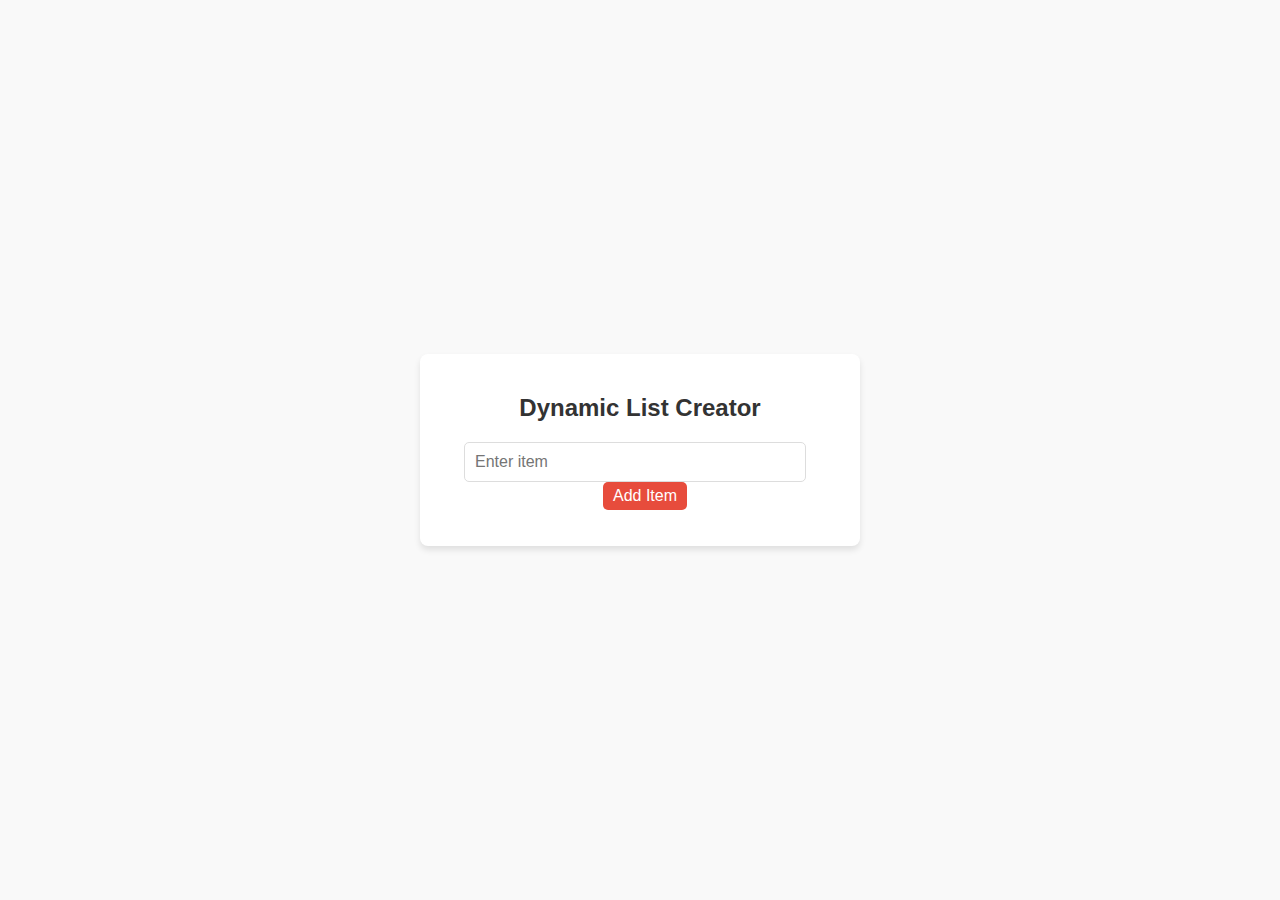
<file: my github/A.Dynamic(18-03-2025)/index.html>
<!DOCTYPE html>
<html lang="en">
<head>
  <meta charset="UTF-8">
  <meta name="viewport" content="width=device-width, initial-scale=1.0">
  <title>Dynamic List Creator</title>
  <link rel="stylesheet" href="styles.css">
</head>
<body>
  <div class="container">
    <h2>Dynamic List Creator</h2>
    <input type="text" id="itemInput" placeholder="Enter item" />
    <button id="addItem">Add Item</button>
    <ul id="itemList"></ul>
  </div>

  <script src="script.js"></script>
</body>
</html>
</file>
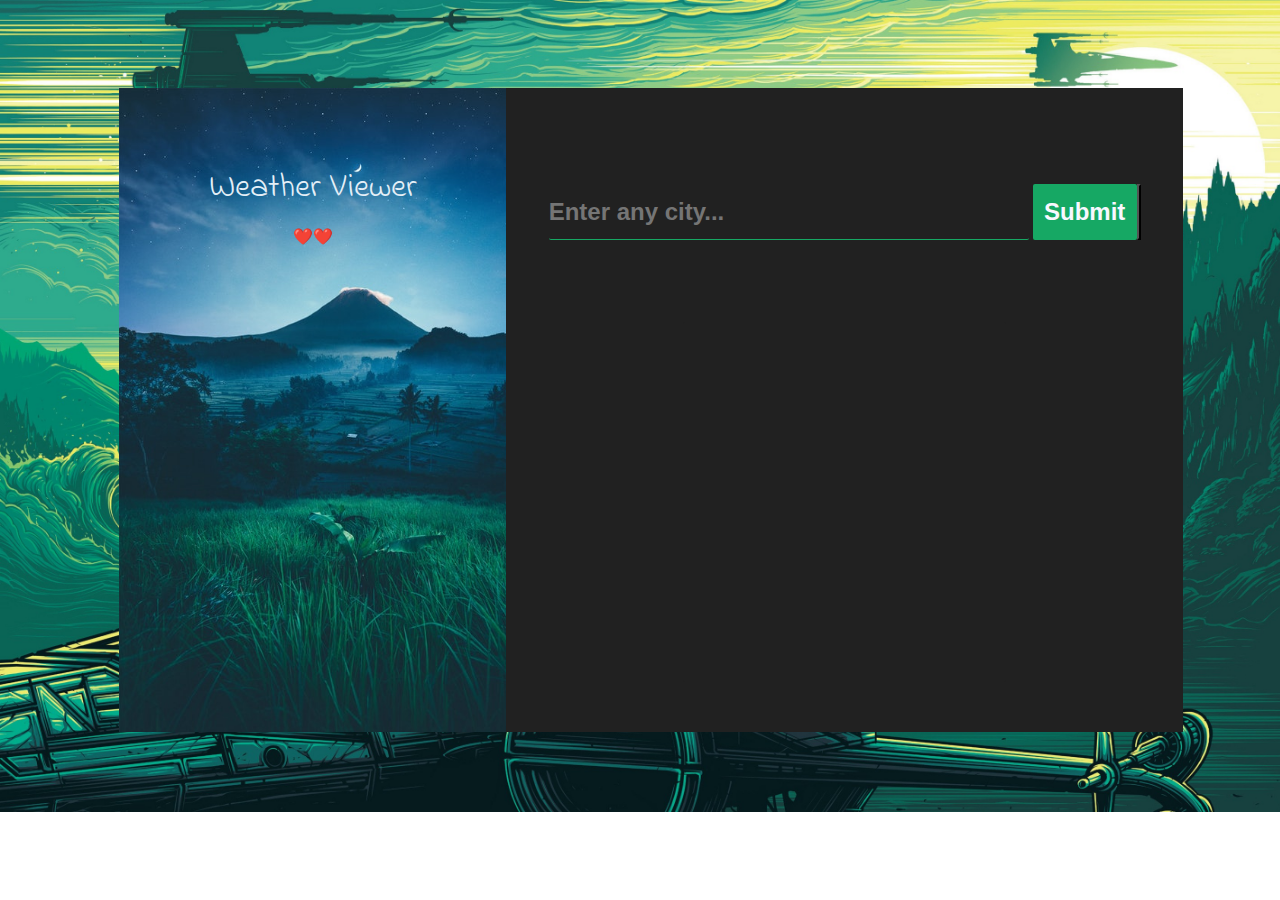
<file: my github/A.weather app(25-02-2025)/index.html>
<!DOCTYPE html>
<html lang="en">
<head>
    <meta charset="UTF-8">
    <meta name="viewport" content="width=device-width, initial-scale=1.0">
    <title>Weather app</title>
    <link href="https://fonts.googleapis.com/css2?family=Indie+Flower&display=swap" rel="stylesheet">
    <link rel="stylesheet" href="./style.css">
    <link rel="stylesheet" href="https://stackpath.bootstrapcdn.com/bootstrap/4.5.2/css/bootstrap.min.css" integrity="sha384-JcKb8q3iqJ61gNV9KGb8thSsNjpSL0n8PARn9HuZOnIxN0hoP+VmmDGMN5t9UJ0Z" crossorigin="anonymous">
</head>
<body>
    
    <div class="container-fluid">
        <div class="row offset-sm-1">
            <!-- Header part -->
            <section class="header col-md-4 col-sm-10 ">
                <h1> Weather Viewer</h1>
                <p>❤<a href="https://" target="_blank">❤</a></p>
            </section>

            <section class="main col-md-7 col-sm-10  ">
            <!-- input section -->
            <section class="inputs">
                <input type="text" placeholder="Enter any city..." id="cityinput">
                <input type="submit" value="Submit" id="add">
            <button placeholder="submit" id="add"></button>
            </section>

            <!-- Display section -->
            <section class="display">
                <div class="wrapper">
                    <h2 id="cityoutput"></h2>
                    <p id="description"></p>
                    <p id="temp"></p>
                    <p id="wind"></p>

                </div>
            </section>
            </section>
        </div>
    </div>


    <script type="text/javascript" src="./main.js"></script>
</body>
</html>
</file>
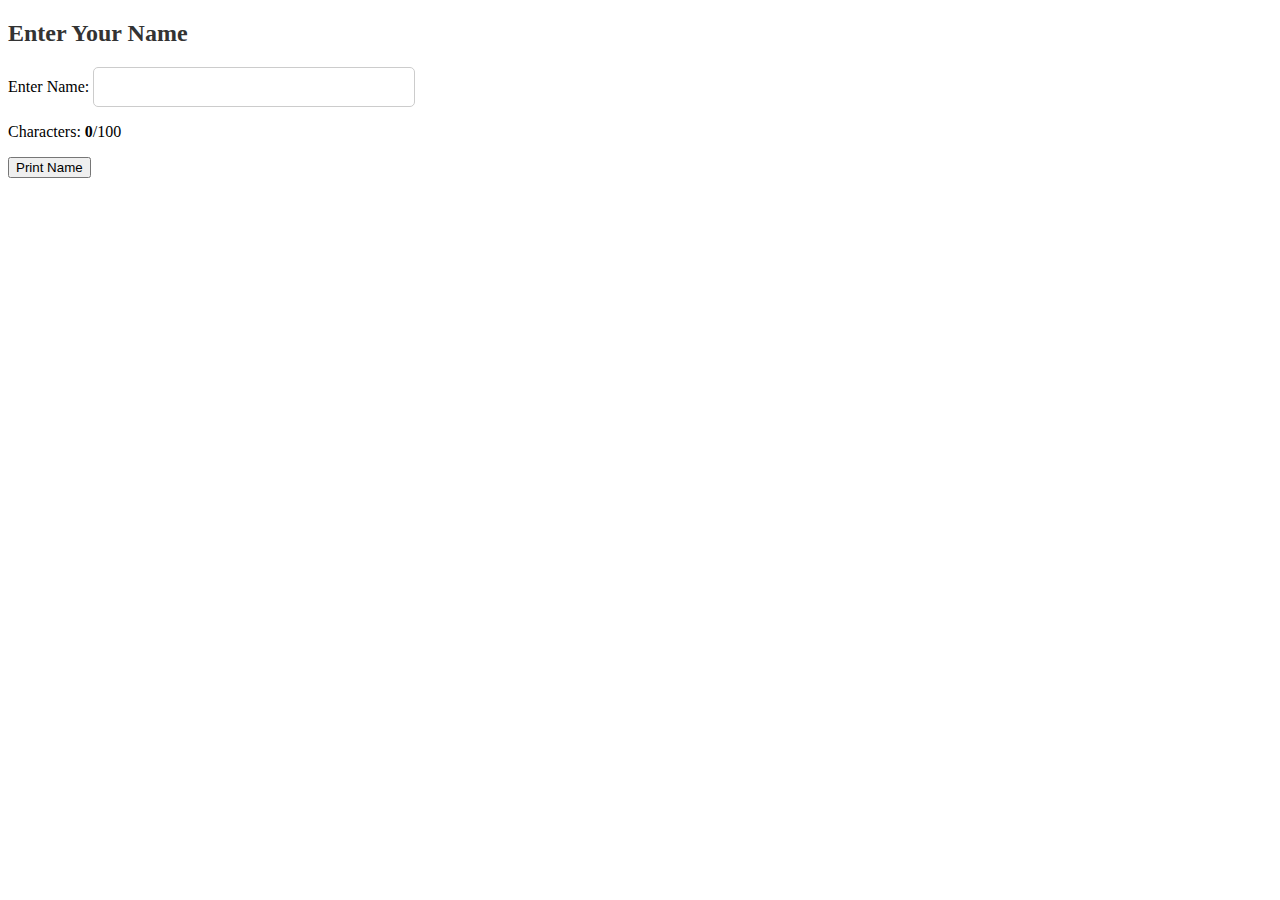
<file: my github/B.Character(18-03-2025)/index.html>
<!DOCTYPE html>
<html lang="en">
<head>
  <meta charset="UTF-8">
  <meta name="viewport" content="width=device-width, initial-scale=1.0">
  <title>Live Character Counter</title>
  <link rel="stylesheet" href="styles.css">
</head>
<body>
  <h2>Enter Your Name</h2>
  <form name="form1">
    Enter Name: <input type="text" name="name" id="name"/>
    <p>Characters: <span id="charCount">0</span>/100</p>
    <input type="button" onclick="printvalue()" value="Print Name"/>
  </form>
  <script src="script.js"></script>
</body>
</html>
</file>
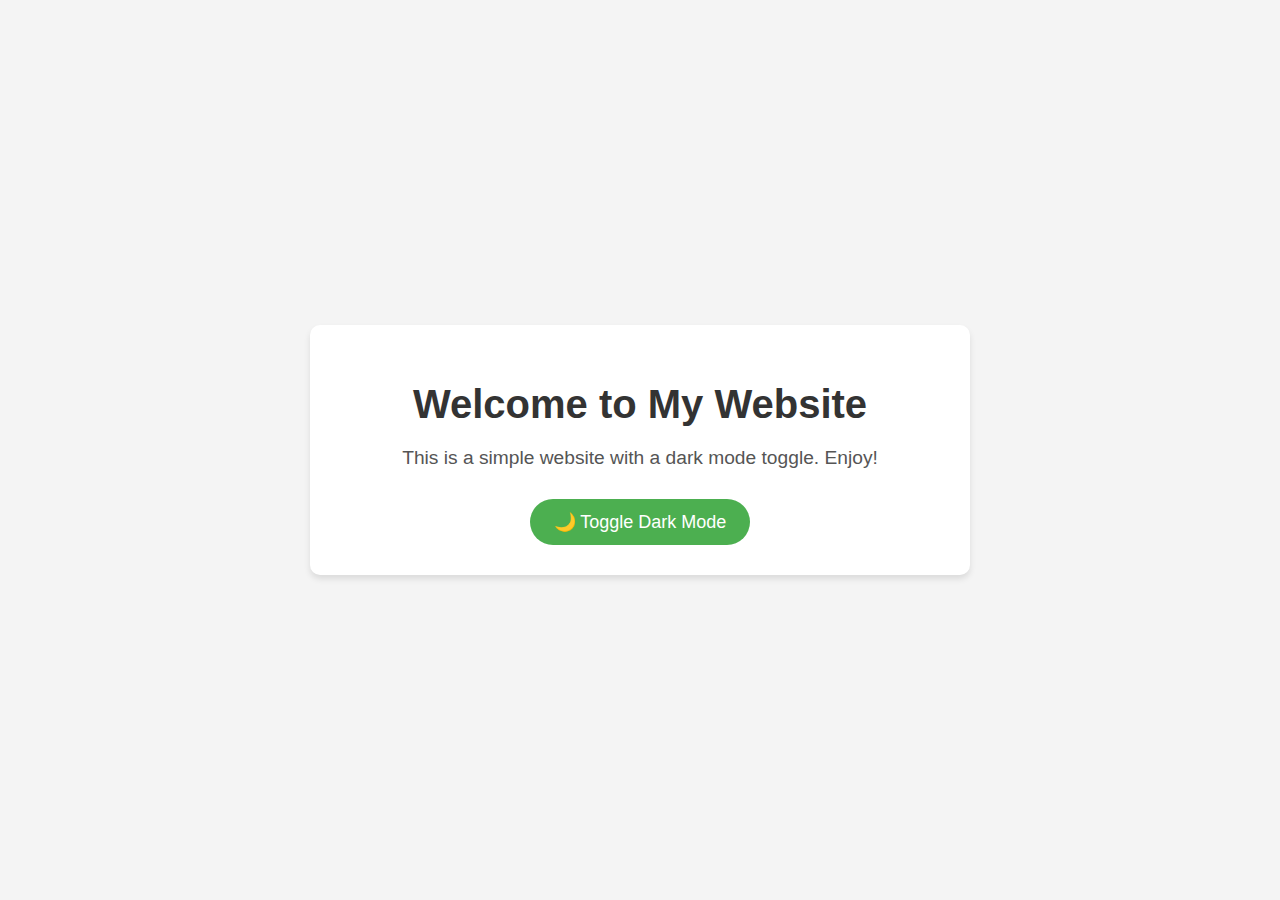
<file: my github/C.Dark(18-03-2025)/index.html>
<!DOCTYPE html>
<html lang="en">
<head>
  <meta charset="UTF-8">
  <meta name="viewport" content="width=device-width, initial-scale=1.0">
  <title>Dark Mode Toggle</title>
  <link rel="stylesheet" href="styles.css">
</head>
<body>
  <div class="container">
    <h1>Welcome to My Website</h1>
    <p>This is a simple website with a dark mode toggle. Enjoy!</p>
    <button id="darkModeToggle">🌙 Toggle Dark Mode</button>
  </div>

  <script src="script.js"></script>
</body>
</html>
</file>
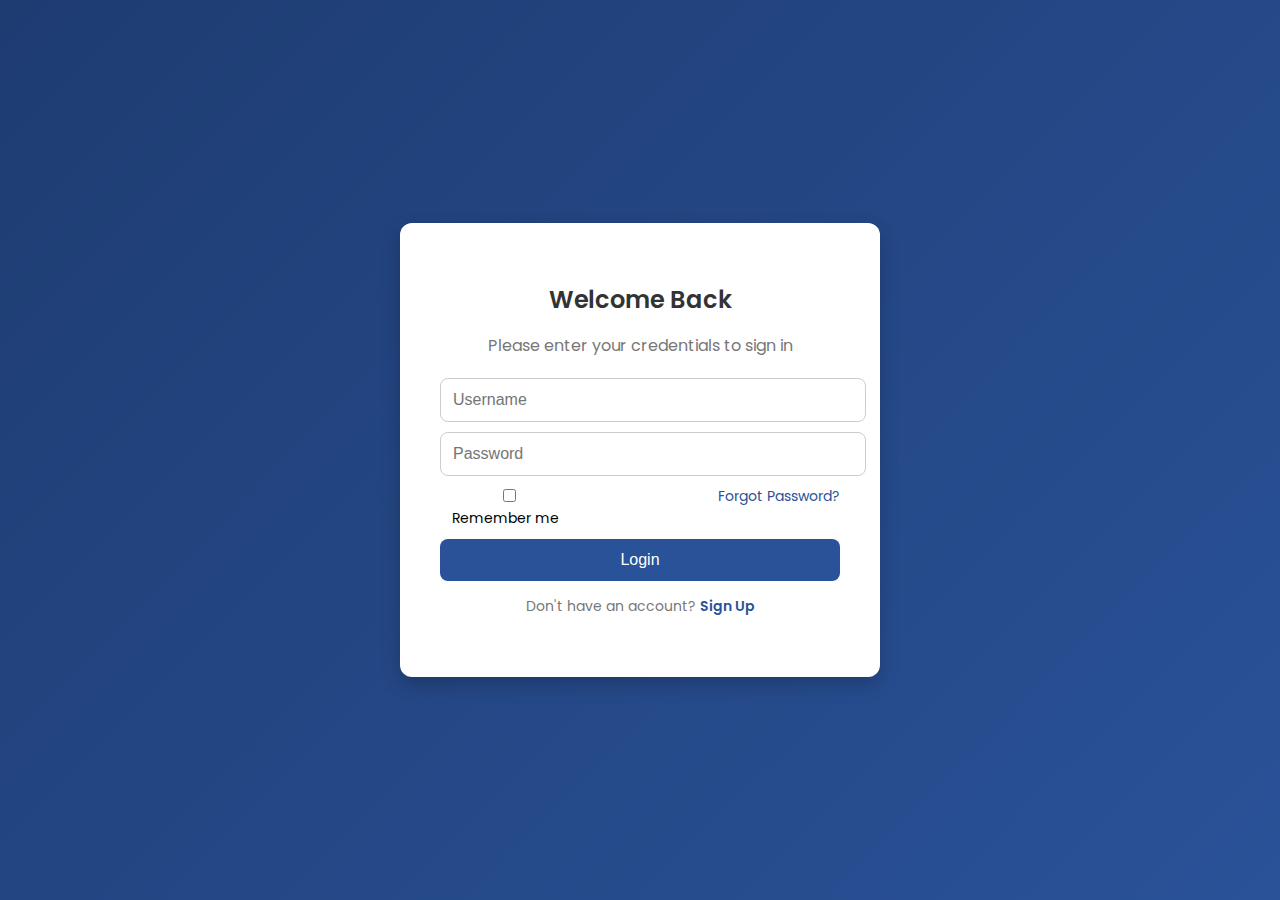
<file: my github/login page(11-02-2025)/index.html>
<!DOCTYPE html>
<html lang="en">
<head>
    <meta charset="UTF-8">
    <meta name="viewport" content="width=device-width, initial-scale=1.0">
    <title>Login Page</title>
    <link rel="stylesheet" href="styles.css">
    <link href="https://fonts.googleapis.com/css2?family=Poppins:wght@300;400;600&display=swap" rel="stylesheet">
</head>
<body>
    <div class="login-container">
        <div class="login-box">
            <h2>Welcome Back</h2>
            <p>Please enter your credentials to sign in</p>
            <form id="loginForm">
                <div class="input-group">
                    <input type="text" name="username" id="username" placeholder="Username" required>
                </div>
                <div class="input-group">
                    <input type="password" name="password" id="password" placeholder="Password" required>
                </div>
                <div class="remember-forgot">
                    <label><input type="checkbox"> Remember me</label>
                    <a href="#">Forgot Password?</a>
                </div>
                <button type="submit">Login</button>
                <p class="register-link">Don't have an account? <a href="#">Sign Up</a></p>
            </form>
        </div>
    </div>
    <script src="script.js"></script>
</body>
</html>
</file>
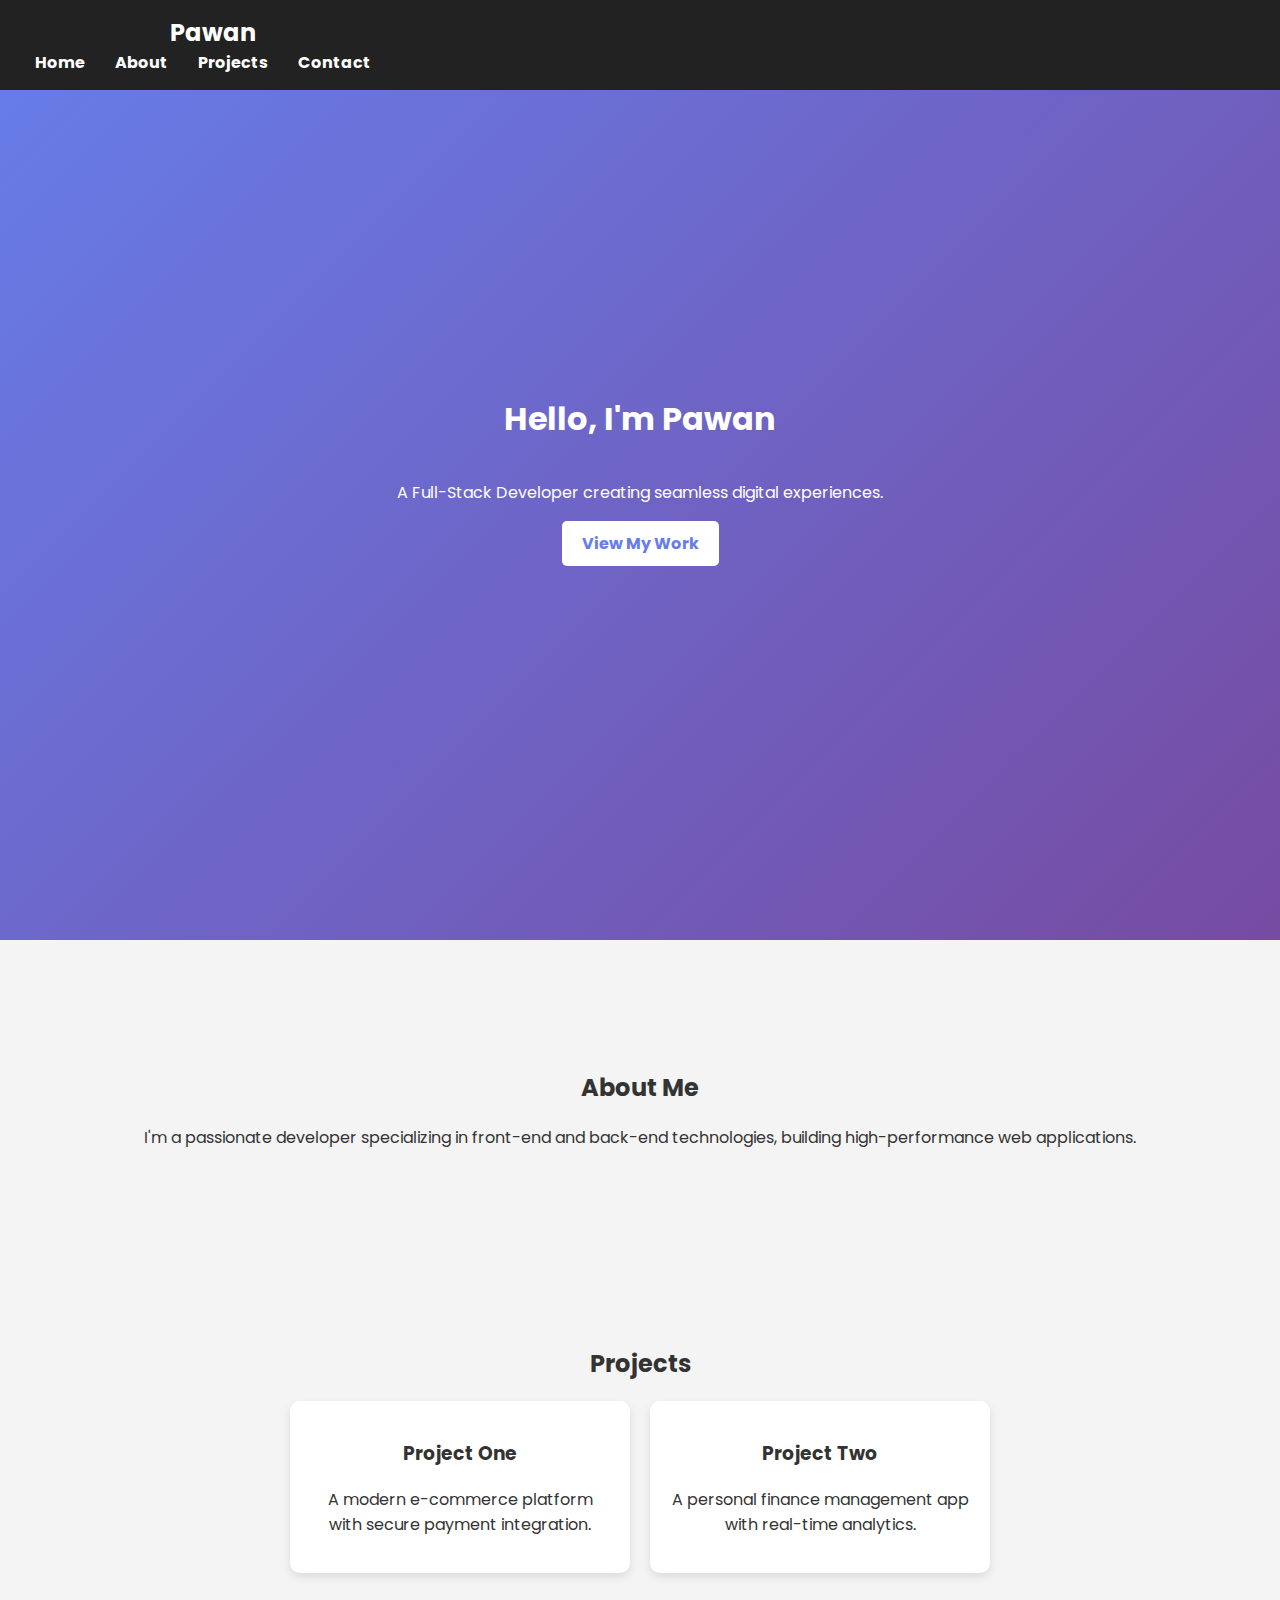
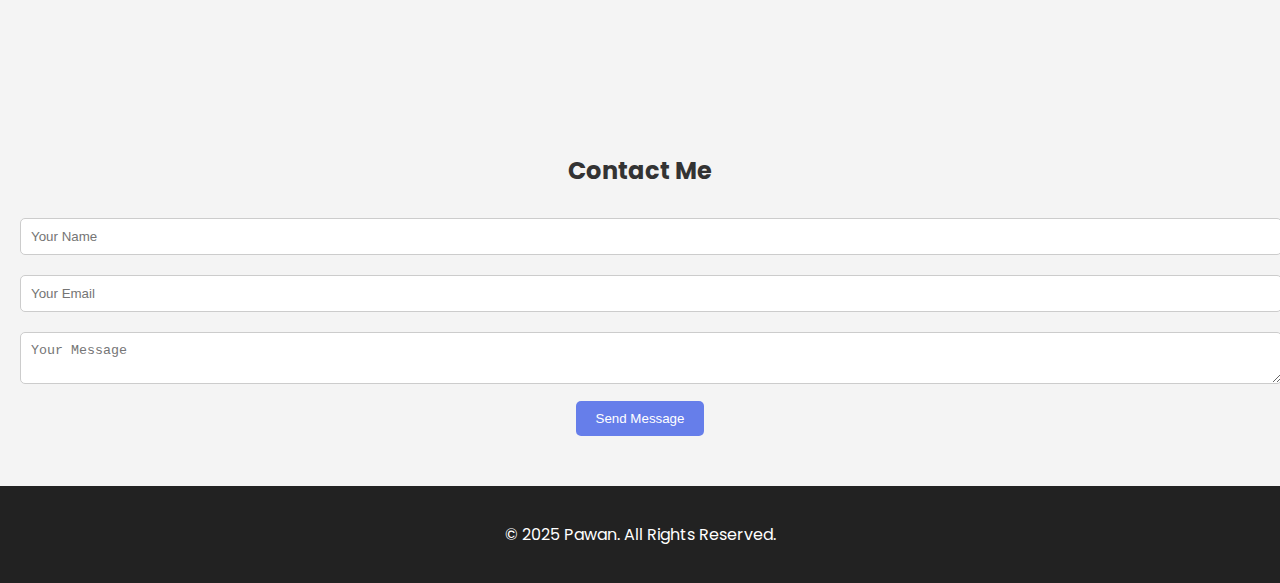
<file: my github/Portfolio Website(19-02-2025)/index.html>
<!DOCTYPE html>
<html lang="en">
<head>
    <meta charset="UTF-8">
    <meta name="viewport" content="width=device-width, initial-scale=1.0">
    <title>Professional Portfolio</title>
    <link rel="stylesheet" href="styles.css">
    <script defer src="script.js"></script>
    <link href="https://fonts.googleapis.com/css2?family=Poppins:wght@300;400;600&display=swap" rel="stylesheet">
</head>
<body>
    <header>
        <nav>
            <div class="logo">Pawan</div>
            <ul class="nav-links">
                <li><a href="#home">Home</a></li>
                <li><a href="#about">About</a></li>
                <li><a href="#projects">Projects</a></li>
                <li><a href="#contact">Contact</a></li>
            </ul>
        </nav>
    </header>
    
    <section id="home" class="hero">
        <h1>Hello, I'm Pawan</h1>
        <p>A Full-Stack Developer creating seamless digital experiences.</p>
        <a href="#projects" class="btn">View My Work</a>
    </section>
    
    <section id="about" class="about">
        <h2>About Me</h2>
        <p>I'm a passionate developer specializing in front-end and back-end technologies, building high-performance web applications.</p>
    </section>
    
    <section id="projects" class="projects">
        <h2>Projects</h2>
        <div class="project-container">
            <div class="project-card">
                <h3>Project One</h3>
                <p>A modern e-commerce platform with secure payment integration.</p>
            </div>
            <div class="project-card">
                <h3>Project Two</h3>
                <p>A personal finance management app with real-time analytics.</p>
            </div>
        </div>
    </section>
    
    <section id="contact" class="contact">
        <h2>Contact Me</h2>
        <form>
            <input type="text" placeholder="Your Name" required>
            <input type="email" placeholder="Your Email" required>
            <textarea placeholder="Your Message" required></textarea>
            <button type="submit">Send Message</button>
        </form>
    </section>
    
    <footer>
        <p>&copy; 2025 Pawan. All Rights Reserved.</p>
    </footer>
</body>
</html>
</file>
<file: my github/A.Dynamic(18-03-2025)/styles.css>
body {
  font-family: Arial, sans-serif;
  background-color: #f9f9f9;
  margin: 0;
  padding: 0;
  display: flex;
  justify-content: center;
  align-items: center;
  min-height: 100vh;
}

.container {
  background-color: white;
  padding: 20px;
  box-shadow: 0px 4px 6px rgba(0, 0, 0, 0.1);
  border-radius: 8px;
  width: 100%;
  max-width: 400px;
  text-align: center;
}

h2 {
  font-size: 24px;
  color: #333;
  margin-bottom: 20px;
}

input[type="text"] {
  width: 80%;
  padding: 10px;
  margin-right: 10px;
  font-size: 16px;
  border-radius: 5px;
  border: 1px solid #ddd;
}

button {
  padding: 10px 20px;
  font-size: 16px;
  cursor: pointer;
  background-color: #4CAF50;
  color: white;
  border: none;
  border-radius: 5px;
}

ul {
  list-style-type: none;
  padding: 0;
}

li {
  margin: 10px 0;
  font-size: 18px;
  color: #333;
}

button {
  margin-left: 10px;
  padding: 5px 10px;
  background-color: #e74c3c;
  border: none;
  color: white;
  cursor: pointer;
}

button:hover {
  background-color: #c0392b;
}
</file>
<file: my github/A.weather app(25-02-2025)/style.css>
* {
    margin: 0;
    padding: 0;
    box-sizing: border-box;
}

/* --------------------background */
.container-fluid{
    /* margin: 0%; */
    background-image: url(./img/bg7.jpg);
    background-size: cover;
    /* margin-bottom: 0px; */
    height:auto;
/* max-height:200vh; */
}

.row{
    padding-top: 5.5rem;
    padding-bottom: 5rem;
    
}
/* -----------------------------header */
.header {
    background-image: url(./img/header.jpg);
    background-size: cover;
    background-position: relative;
    color: rgb(12, 11, 6);
    text-align: center;
    padding: 5rem;
}

.header h1 {
    font-weight: 500;
    font-size: 34px;
    font-family: 'Indie Flower', cursive;
    color: #e4eff7;
}
.header p {
    margin-top: 1rem;
    font-weight: 600;
    font-size: 1.5 rem;
    color: #e4eff7;
}

a:hover, a:visited, a:link, a:active{
    text-decoration: none;
    color: #d0e5f5;
}
.main {
    /* background-image: linear-gradient(#424242, #757575); */
    background-color: #212121;
    
    
}

/* --------------------------------input section */
.inputs {
    padding: 6rem 0 2rem 0;
    text-align: center;
    display: flex;
    justify-content: center;

}

.inputs input[type="text"] {
    height: 3.5rem;
    width: 30rem;
    background: #212121;
    font-weight: bold;
    font-size: 1.5rem;
    border: none;
    background-color: transparent;
    border-bottom: solid 1px #16a864;
    color: #16a864;
    border-radius: 2px;
    margin-right:4px ;
    
}
.inputs input[type="submit"] {
    height: 3.5rem;
    width: 6.5rem;
    background: #16a864;
    font-weight: bold;
    color: ghostwhite;
    font-size: 1.5rem;
    border: none;
    border-radius: 2px;
}

/* -------------------------------display */
.display {
    text-align: center;
    color: #16a864;
}
.wrapper {
    margin: 0 9rem;
    width: 50%;
    background-color: #212121;
    height: 40vh;
    margin: 50px auto;
    border-radius: 2px;
}

.wrapper h2{
    padding: 5px 0;
    text-align: center;
  }
  .wrapper p{
    text-align: center;
    margin:10px 0;
    font-size:20px;
  }
</file>
<file: my github/B.Character(18-03-2025)/styles.css>
#name {
  width: 300px;
  padding: 10px;
  font-size: 16px;
  border: 1px solid #ccc;
  border-radius: 5px;
}

#charCount {
  font-weight: bold;
  font-size: 16px;
}

h2 {
  color: #333;
}
</file>
<file: my github/C.Dark(18-03-2025)/styles.css>
body {
  font-family: 'Arial', sans-serif;
  margin: 0;
  padding: 0;
  transition: background-color 0.3s, color 0.3s;
  display: flex;
  justify-content: center;
  align-items: center;
  min-height: 100vh;
  background-color: #f4f4f4;
}

.container {
  text-align: center;
  max-width: 600px;
  width: 100%;
  padding: 30px;
  border-radius: 10px;
  box-shadow: 0 4px 6px rgba(0, 0, 0, 0.1);
  background-color: white;
}

h1 {
  font-size: 2.5rem;
  color: #333;
  margin-bottom: 20px;
}

p {
  font-size: 1.2rem;
  color: #555;
  margin-bottom: 30px;
}

button {
  padding: 12px 24px;
  font-size: 18px;
  cursor: pointer;
  background-color: #4CAF50;
  color: white;
  border: none;
  border-radius: 30px;
  transition: background-color 0.3s, transform 0.3s;
}

button:hover {
  background-color: #45a049;
  transform: scale(1.05);
}

button:focus {
  outline: none;
}


.dark-mode {
  background-color: #121212;
  color: white;
}

.dark-mode .container {
  background-color: #1e1e1e;
}

.dark-mode button {
  background-color: #333;
  color: #ddd;
}

.dark-mode button:hover {
  background-color: #555;
}
</file>
<file: my github/login page(11-02-2025)/styles.css>
body {
    font-family: 'Poppins', sans-serif;
    display: flex;
    justify-content: center;
    align-items: center;
    height: 100vh;
    background: linear-gradient(135deg, #1e3c72, #2a5298);
    margin: 0;
}

.login-container {
    display: flex;
    justify-content: center;
    align-items: center;
    width: 100%;
}

.login-box {
    background: white;
    padding: 40px;
    border-radius: 12px;
    box-shadow: 0px 8px 20px rgba(0, 0, 0, 0.2);
    text-align: center;
    max-width: 400px;
    width: 100%;
}

h2 {
    color: #333;
    margin-bottom: 10px;
    font-weight: 600;
}

p {
    color: #777;
    margin-bottom: 20px;
}

.input-group {
    margin: 10px 0;
    position: relative;
}

input {
    width: 100%;
    padding: 12px;
    border: 1px solid #ccc;
    border-radius: 8px;
    font-size: 16px;
    outline: none;
    transition: 0.3s;
}

input:focus {
    border-color: #2a5298;
    box-shadow: 0px 0px 5px rgba(42, 82, 152, 0.5);
}

button {
    width: 100%;
    padding: 12px;
    background: #2a5298;
    color: white;
    border: none;
    border-radius: 8px;
    font-size: 16px;
    cursor: pointer;
    transition: 0.3s;
}

button:hover {
    background: #1e3c72;
}

.remember-forgot {
    display: flex;
    justify-content: space-between;
    font-size: 14px;
    margin: 10px 0;
}

.remember-forgot a {
    color: #2a5298;
    text-decoration: none;
}

.remember-forgot a:hover {
    text-decoration: underline;
}

.register-link {
    margin-top: 15px;
    font-size: 14px;
}

.register-link a {
    color: #2a5298;
    text-decoration: none;
    font-weight: 600;
}

.register-link a:hover {
    text-decoration: underline;
}
</file>
<file: my github/Portfolio Website(19-02-2025)/styles.css>
body {
    font-family: 'Poppins', sans-serif;
    margin: 0;
    padding: 0;
    background: #f4f4f4;
    color: #333;
    scroll-behavior: smooth;
}

header {
    background: #222;
    color: white;
    padding: 15px 20px;
    text-align: center;
    position: fixed;
    width: 100%;
    top: 0;
    left: 0;
    z-index: 1000;
    display: flex;
    justify-content: space-between;
    align-items: center;
}

.logo {
    font-size: 24px;
    font-weight: bold;
    margin-left: 20px;
}

.nav-links {
    list-style: none;
    padding: 0;
    margin: 0;
    display: flex;
}

.nav-links li {
    margin: 0 15px;
}

.nav-links a {
    color: white;
    text-decoration: none;
    font-weight: bold;
    transition: 0.3s;
}

.nav-links a:hover {
    color: #667eea;
}

.hero {
    display: flex;
    flex-direction: column;
    align-items: center;
    justify-content: center;
    height: 100vh;
    background: linear-gradient(135deg, #667eea, #764ba2);
    color: white;
    text-align: center;
    padding: 20px;
}

.btn {
    background: white;
    color: #667eea;
    padding: 10px 20px;
    border: none;
    border-radius: 5px;
    text-decoration: none;
    font-weight: bold;
    transition: 0.3s;
    cursor: pointer;
}

.btn:hover {
    background: #ddd;
}

.about, .projects, .contact {
    padding: 50px 20px;
    text-align: center;
    margin-top: 60px;
}

.project-container {
    display: flex;
    justify-content: center;
    gap: 20px;
}

.project-card {
    background: white;
    padding: 20px;
    border-radius: 10px;
    box-shadow: 0px 4px 10px rgba(0, 0, 0, 0.1);
    width: 300px;
    transition: transform 0.3s ease-in-out;
}

.project-card:hover {
    transform: scale(1.05);
}

form input, form textarea {
    width: 100%;
    padding: 10px;
    margin: 10px 0;
    border: 1px solid #ccc;
    border-radius: 5px;
}

button {
    background: #667eea;
    color: white;
    padding: 10px 20px;
    border: none;
    border-radius: 5px;
    cursor: pointer;
}

button:hover {
    background: #564aa3;
}

footer {
    text-align: center;
    padding: 20px;
    background: #222;
    color: white;
}
</file>
